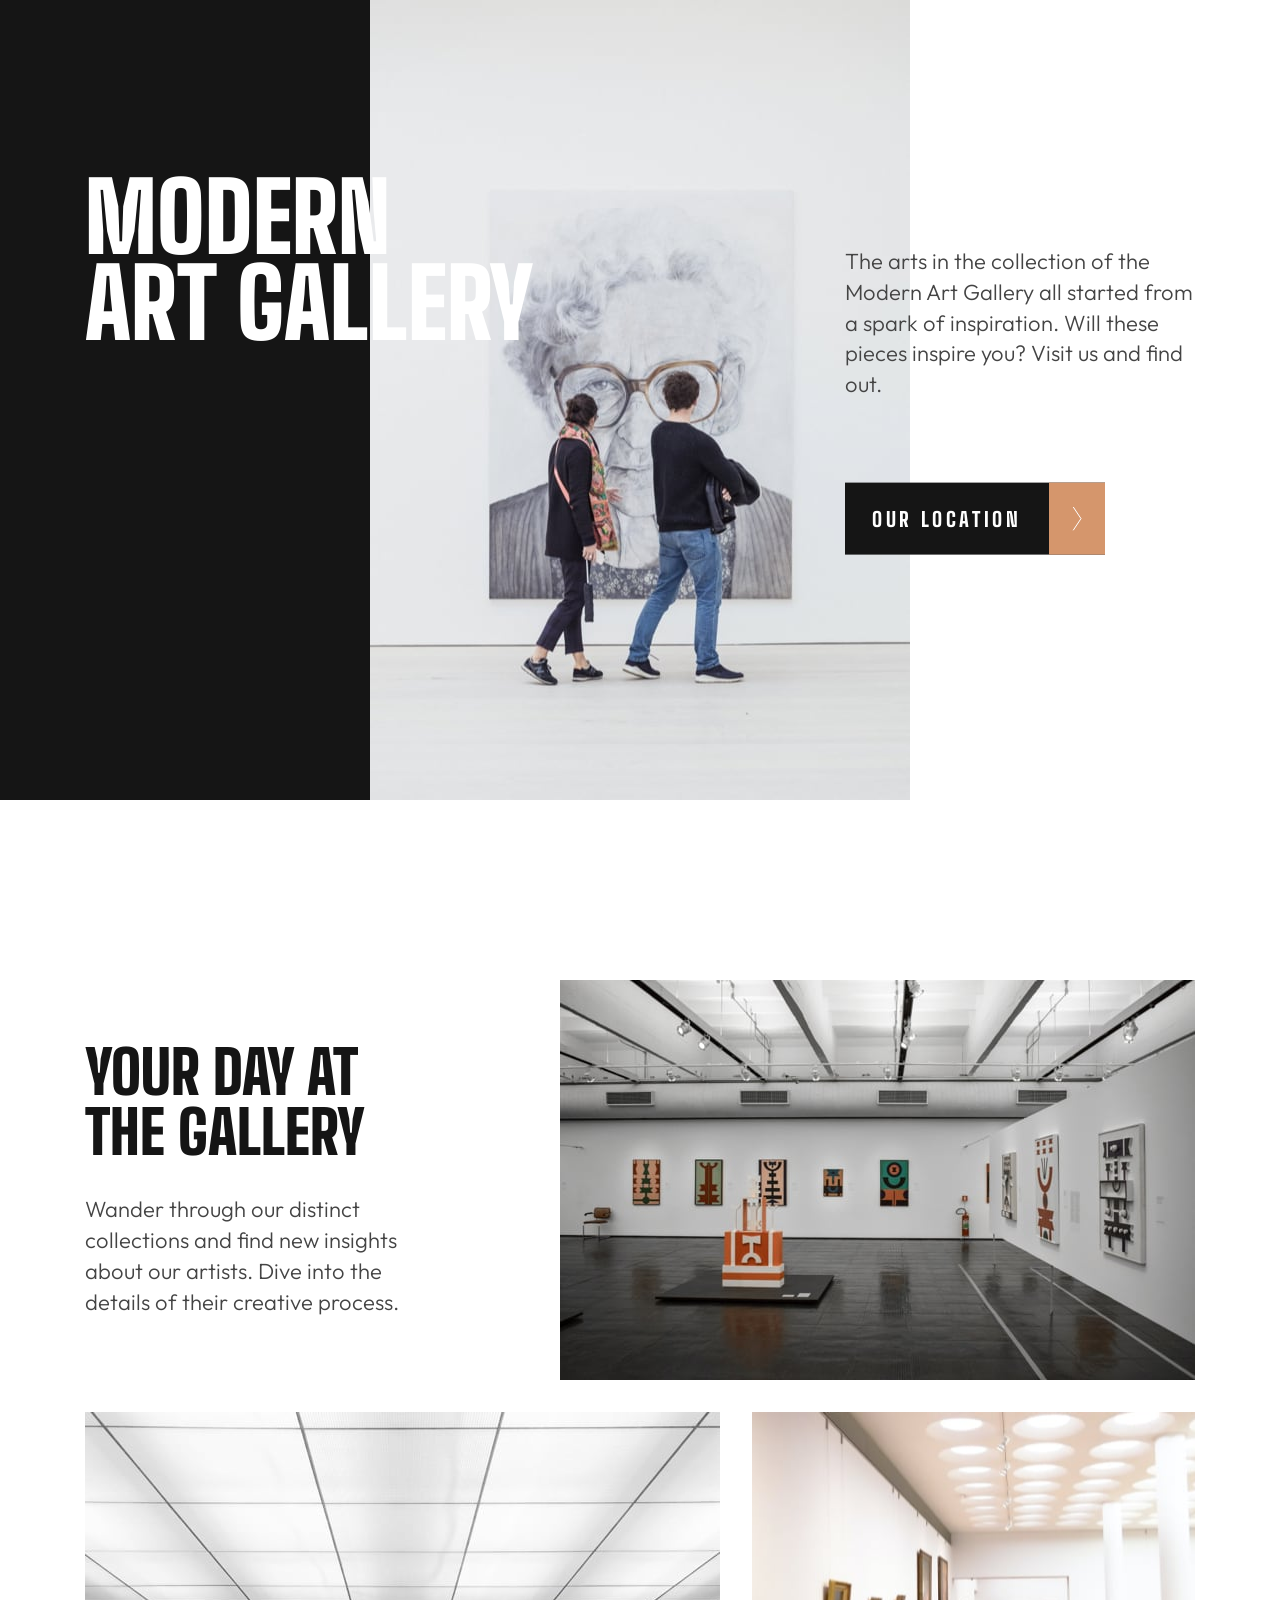
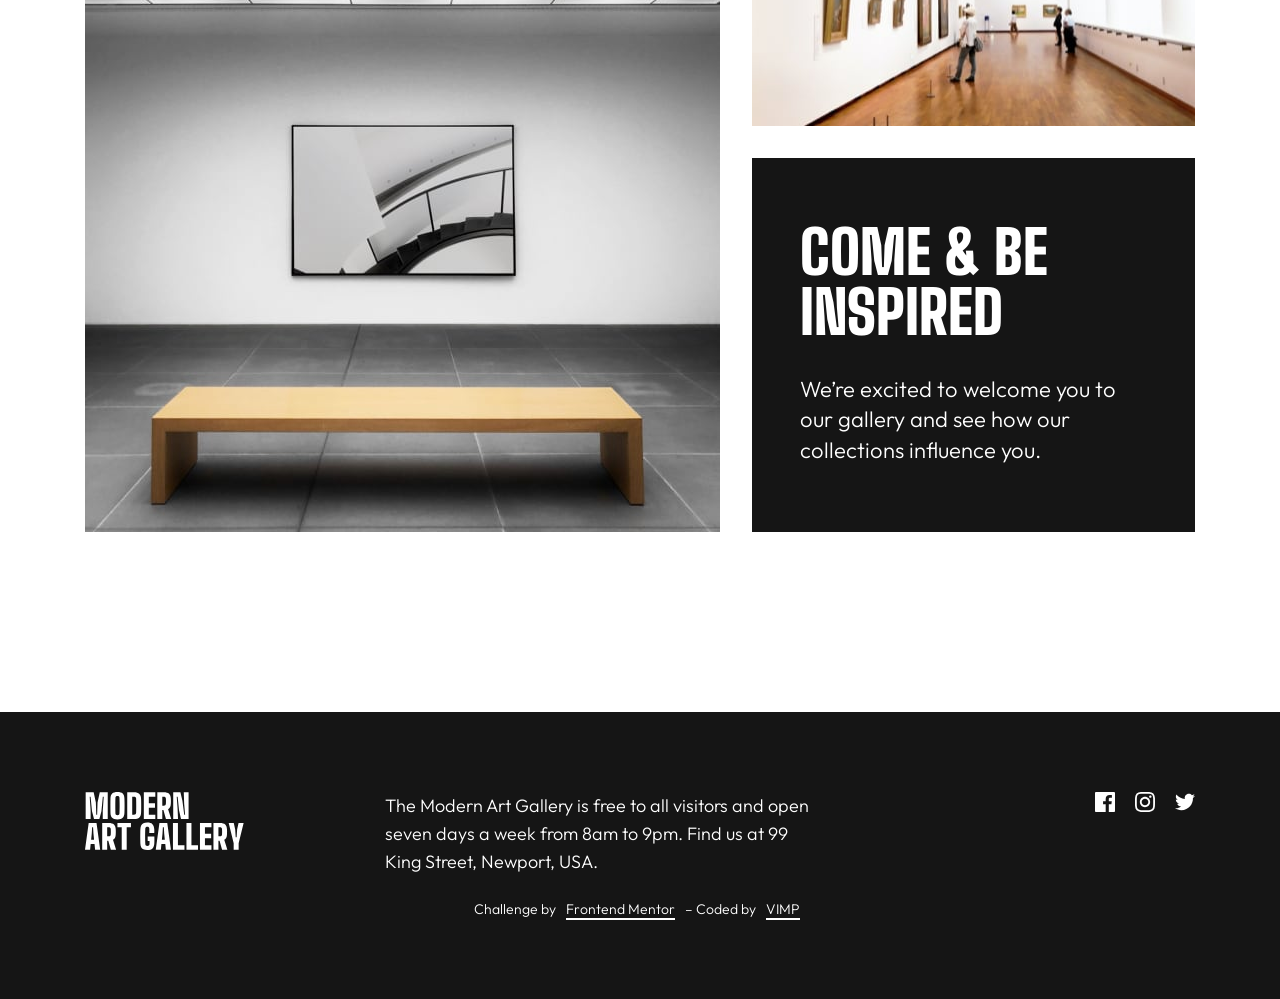
<file: index.html>
<!DOCTYPE html>
<html lang="en">

<head>
  <meta charset="UTF-8">
  <meta name="viewport" content="width=device-width, initial-scale=1.0">

  <title>Art gallery website | VIMP</title>
  <meta name="description"
    content="Responsive art gallery website built with semantic HTML and modern CSS, featuring a mobile-first layout and interactive states.">
  <link rel="canonical" href="https://vimpdev.github.io/fem-junior-htmlcss-05-art-gallery-website/">

  <meta name="theme-color" content="#151515">

  <link rel="preload" href="./assets/fonts/outfit-vf.woff2" as="font" type="font/woff2" crossorigin="anonymous">
  <link rel="preload" href="./assets/fonts/big-shoulders-vf.woff2" as="font" type="font/woff2" crossorigin="anonymous">

  <meta property="og:type" content="website">
  <meta property="og:url" content="https://vimpdev.github.io/fem-junior-htmlcss-05-art-gallery-website/">
  <meta property="og:site_name" content="VIMP">
  <meta property="og:title" content="Art gallery website | VIMP">
  <meta property="og:description"
    content="Responsive art gallery website built with semantic HTML and modern CSS, featuring a mobile-first layout and interactive states.">
  <meta property="og:image"
    content="https://vimpdev.github.io/fem-junior-htmlcss-05-art-gallery-website/docs/index-preview-og.png">
  <meta property="og:image:alt"
    content="Desktop view of a modern art gallery website showing a grid layout with gallery images and an interactive call-to-action section">

  <meta name="twitter:card" content="summary_large_image">
  <meta name="twitter:url" content="https://vimpdev.github.io/fem-junior-htmlcss-05-art-gallery-website/">
  <meta name="twitter:title" content="Art gallery website | VIMP">
  <meta name="twitter:description"
    content="Responsive art gallery website built with semantic HTML and modern CSS, featuring a mobile-first layout and interactive states.">
  <meta name="twitter:image"
    content="https://vimpdev.github.io/fem-junior-htmlcss-05-art-gallery-website/docs/index-preview-og.png">
  <meta name="twitter:image:alt"
    content="Desktop view of a modern art gallery website showing a grid layout with gallery images and an interactive call-to-action section">

  <link rel="icon" type="image/png" sizes="32x32" href="./favicon.png">
  <link rel="stylesheet" href="./styles/main.css">
</head>

<body>

  <main>
    <section class="hero" aria-labelledby="hero-title">
      <picture class="hero__illustration">
        <source media="(min-width: 64rem)"
          srcset="./assets/images/illustrations/hero-desktop.jpg 1x, ./assets/images/illustrations/hero@2x-desktop.jpg 2x">
        <source media="(min-width: 768px)"
          srcset="./assets/images/illustrations/hero-tablet.jpg 1x, ./assets/images/illustrations/hero@2x-tablet.jpg 2x">
        <img src="./assets/images/illustrations/hero-mobile.jpg"
          srcset="./assets/images/illustrations/hero@2x-mobile.jpg 2x" alt="" class="hero__image">
      </picture>

      <div class="hero__inner container">
        <div class="hero__content">
          <h1 id="hero-title" class="hero__title">Modern Art Gallery</h1>
          <p class="hero__description">
            The arts in the collection of the Modern Art Gallery all started
            from a spark of inspiration. Will these pieces inspire you? Visit
            us and find out.
          </p>
          <a href="./pages/location.html" class="button">
            <span class="button__text">Our location</span>
            <span class="button__icon" aria-hidden="true">
              <img src="./assets/images/icons/icon-arrow-right.svg" alt="">
            </span>
          </a>
        </div>
      </div>
    </section>

    <section class="gallery" aria-labelledby="gallery-title">
      <h2 id="gallery-title" class="visually-hidden">Gallery</h2>
      <div class="gallery__inner container">

        <article class="gallery__intro">
          <figure class="gallery__intro-illustration">
            <picture>
              <source media="(min-width: 64rem)"
                srcset="./assets/images/illustrations/grid-1-desktop.jpg 1x, ./assets/images/illustrations/grid-1@2x-desktop.jpg 2x">
              <source media="(min-width: 768px)"
                srcset="./assets/images/illustrations/grid-1-tablet.jpg 1x, ./assets/images/illustrations/grid-1@2x-tablet.jpg 2x">
              <img src="./assets/images/illustrations/grid-1-mobile.jpg"
                srcset="./assets/images/illustrations/grid-1@2x-mobile.jpg"
                alt="Spacious gallery room with artworks displayed on walls and a central exhibit">
            </picture>
          </figure>

          <div class="gallery__intro-content stack">
            <h3 class="gallery__title">Your day <br class="title-break">at the gallery</h3>
            <p class="gallery__description">
              Wander through our distinct collections and find new insights about our artists. Dive into the details of
              their creative process.
            </p>
          </div>
        </article>

        <figure class="gallery__item gallery__item--2">
          <picture>
            <source media="(min-width: 64rem)"
              srcset="./assets/images/illustrations/grid-2-desktop.jpg 1x, ./assets/images/illustrations/grid-2@2x-desktop.jpg 2x">
            <source media="(min-width: 768px)"
              srcset="./assets/images/illustrations/grid-2-tablet.jpg 1x, ./assets/images/illustrations/grid-2@2x-tablet.jpg 2x">
            <img src="./assets/images/illustrations/grid-2-mobile.jpg"
              srcset="./assets/images/illustrations/grid-2@2x-mobile.jpg"
              alt="Minimal gallery space with a bench and a single artwork on the wall">
          </picture>
        </figure>

        <figure class="gallery__item gallery__item--3">
          <picture>
            <source media="(min-width: 64rem)"
              srcset="./assets/images/illustrations/grid-3-desktop.jpg 1x, ./assets/images/illustrations/grid-3@2x-desktop.jpg 2x">
            <source media="(min-width: 768px)"
              srcset="./assets/images/illustrations/grid-3-tablet.jpg 1x, ./assets/images/illustrations/grid-3@2x-tablet.jpg 2x">
            <img src="./assets/images/illustrations/grid-3-mobile.jpg"
              srcset="./assets/images/illustrations/grid-3@2x-mobile.jpg"
              alt="Art gallery hallway with wooden floors, framed artworks, and visitors walking">
          </picture>
        </figure>

        <article class="gallery__card stack">
          <h3 class="gallery__card-title">Come &amp; be inspired</h3>
          <p class="gallery__card-description">
            We’re excited to welcome you to our gallery and see how our collections
            influence you.
          </p>
        </article>

      </div>
    </section>

  </main>

  <footer class="footer">
    <div class="footer__inner container stack">

      <div class="footer__content">
        <img src="./assets/images/logos/logo-light.svg" alt="Modern Art Gallery" class="footer__logo">
        <p class="footer__description">
          The Modern Art Gallery is free to all visitors and open seven days a week
          from 8am to 9pm. Find us at 99 King Street, Newport, USA.
        </p>
        <ul class="social cluster" aria-label="Social media">
          <li class="social__item">
            <a href="https://www.facebook.com" target="_blank" rel="noopener noreferrer" aria-label="Facebook"
              class="social__link">
              <svg class="social__icon" aria-hidden="true">
                <use href="./assets/images/icons/social-sprite.svg#facebook"></use>
              </svg>
            </a>
          </li>
          <li class="social__item">
            <a href="https://www.instagram.com" target="_blank" rel="noopener noreferrer" aria-label="Instagram"
              class="social__link">
              <svg class="social__icon" aria-hidden="true">
                <use href="./assets/images/icons/social-sprite.svg#instagram"></use>
              </svg>
            </a>
          </li>
          <li class="social__item">
            <a href="https://x.com" target="_blank" rel="noopener noreferrer" aria-label="X" class="social__link">
              <svg class="social__icon" aria-hidden="true">
                <use href="./assets/images/icons/social-sprite.svg#twitter"></use>
              </svg>
            </a>
          </li>
        </ul>
      </div>

      <small class="attribution">Challenge by <a href="https://www.frontendmentor.io/challenges" target="_blank"
          rel="noopener noreferrer" class="attribution__link">Frontend Mentor</a> – Coded by <a
          href="https://www.frontendmentor.io/profile/vimpdev" target="_blank" rel="noopener noreferrer"
          class="attribution__link">VIMP</a></small>
    </div>
  </footer>
</body>

</html>
</file>
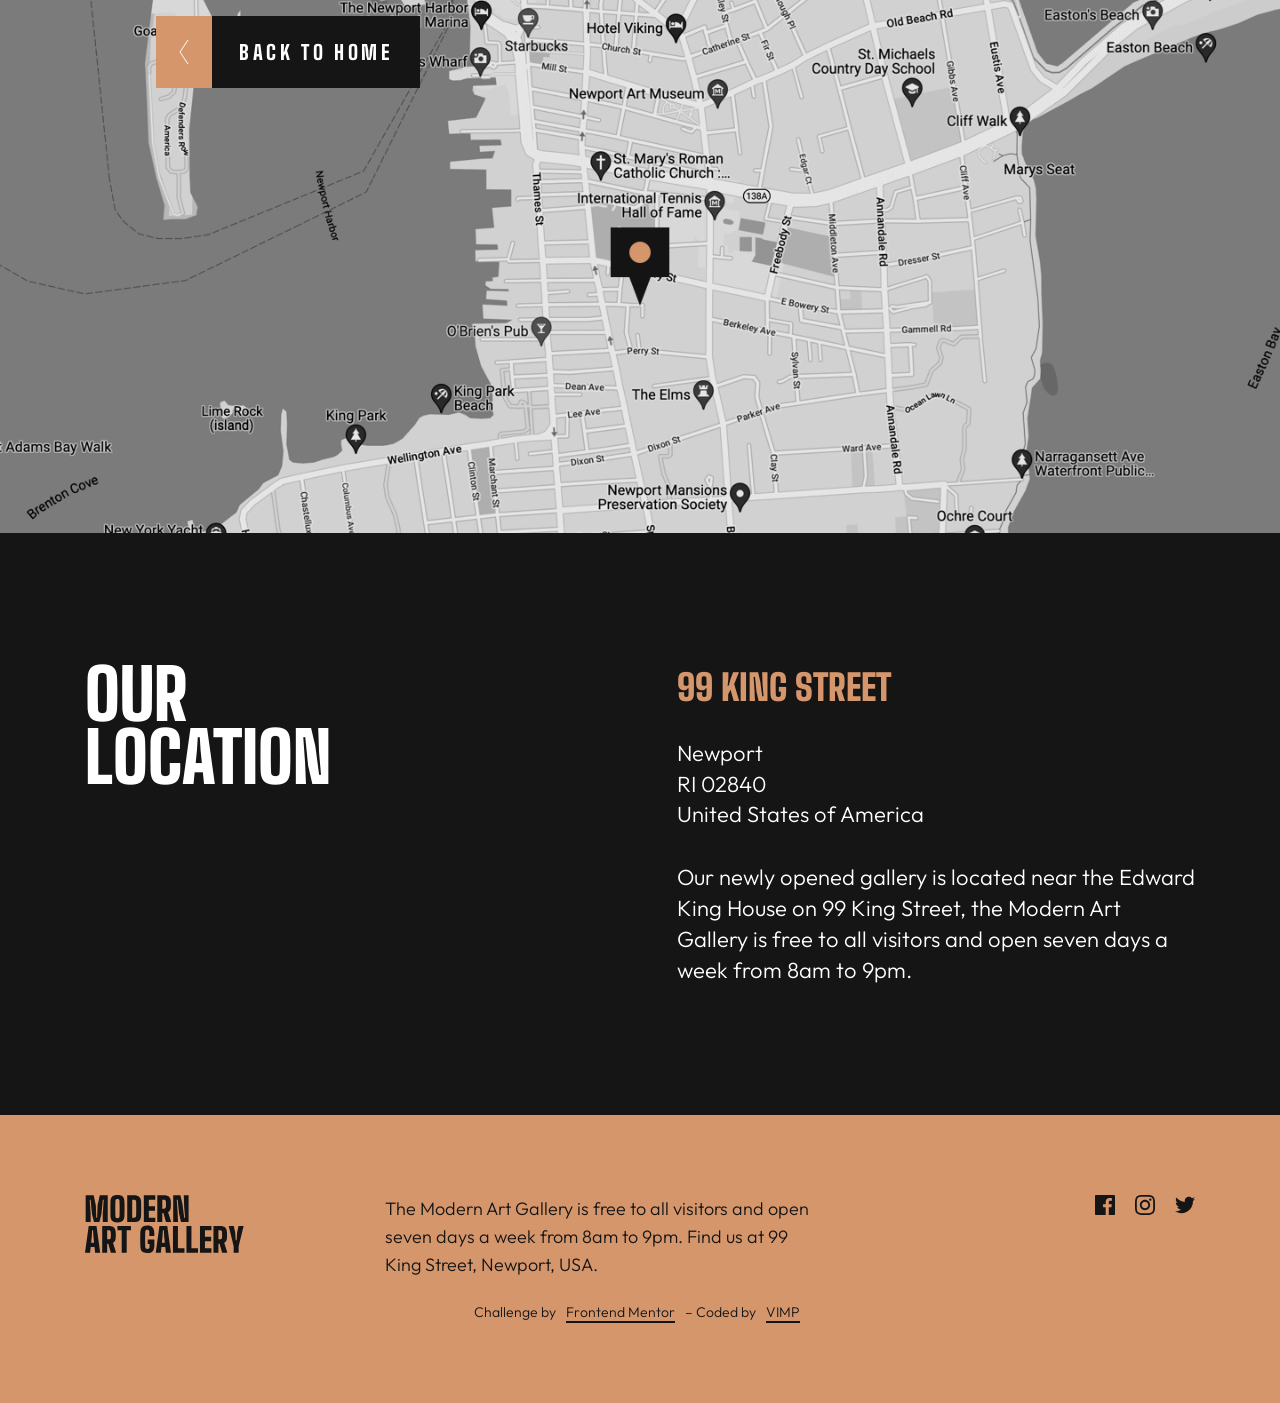
<file: pages/location.html>
<!DOCTYPE html>
<html lang="en">

<head>
  <meta charset="UTF-8">
  <meta name="viewport" content="width=device-width, initial-scale=1.0">

  <title>Modern Art Gallery | Location | VIMP</title>
  <meta name="description"
    content="Find the Modern Art Gallery at 99 King Street, Newport. View our location and plan your visit easily.">
  <link rel="canonical" href="https://vimpdev.github.io/fem-junior-htmlcss-05-art-gallery-website/pages/location.html">

  <meta name="theme-color" content="#151515">

  <link rel="preload" href="./../assets/fonts/outfit-vf.woff2" as="font" type="font/woff2" crossorigin="anonymous">
  <link rel="preload" href="./../assets/fonts/big-shoulders-vf.woff2" as="font" type="font/woff2"
    crossorigin="anonymous">

  <meta property="og:type" content="website">
  <meta property="og:url"
    content="https://vimpdev.github.io/fem-junior-htmlcss-05-art-gallery-website/pages/location.html">
  <meta property="og:site_name" content="VIMP">
  <meta property="og:title" content="Modern Art Gallery | Location | VIMP">
  <meta property="og:description"
    content="Find the Modern Art Gallery at 99 King Street, Newport. View our location and plan your visit easily.">
  <meta property="og:image"
    content="https://vimpdev.github.io/fem-junior-htmlcss-05-art-gallery-website/docs/location-preview-og.png">
  <meta property="og:image:alt"
    content="Map showing the location of the Modern Art Gallery with address details and layout">

  <meta name="twitter:card" content="summary_large_image">
  <meta name="twitter:url"
    content="https://vimpdev.github.io/fem-junior-htmlcss-05-art-gallery-website/pages/location.html">
  <meta name="twitter:title" content="Modern Art Gallery | Location | VIMP">
  <meta name="twitter:description"
    content="Find the Modern Art Gallery at 99 King Street, Newport. View our location and plan your visit easily.">
  <meta name="twitter:image"
    content="https://vimpdev.github.io/fem-junior-htmlcss-05-art-gallery-website/docs/location-preview-og.png">
  <meta name="twitter:image:alt"
    content="Map showing the location of the Modern Art Gallery with address details and layout">

  <link rel="icon" type="image/png" sizes="32x32" href="./../favicon.png">
  <link rel="stylesheet" href="./../styles/main.css">
</head>

<body data-page="location">

  <main>
    <h1 class="visually-hidden">Modern Art Gallery location</h1>

    <section class="map" aria-label="Map showing gallery location">
      <picture class="map__illustration">
        <source media="(min-width: 64rem)"
          srcset="./../assets/images/illustrations/map-desktop.png 1x, ./../assets/images/illustrations/map@2x-desktop.png 2x">
        <source media="(min-width: 48rem)"
          srcset="./../assets/images/illustrations/map-tablet.png 1x, ./../assets/images/illustrations/map@2x-tablet.png 2x">
        <img src="./../assets/images/illustrations/map-mobile.png"
          srcset="./../assets/images/illustrations/map@2x-mobile.png 2x"
          alt="Map showing the location of Modern Art Gallery at 99 King Street, Newport">
      </picture>

      <a href="./../index.html" class="button">
        <span class="button__icon" aria-hidden="true">
          <img src="./../assets/images/icons/icon-arrow-left.svg" alt="">
        </span>
        <span class="button__text">Back to home</span>
      </a>
    </section>

    <section class="location">
      <div class="location__inner container">
        <h2 class="location__title">Our location</h2>

        <div class="location__content stack">
          <p class="location__street">99 King Street</p>
          <address class="location__address-details">
            <p>Newport</p>
            <p>RI 02840</p>
            <p>United States of America</p>
          </address>
          <p class="location__description">
            Our newly opened gallery is located near the Edward King House on 99 King
            Street, the Modern Art Gallery is free to all visitors and open seven days
            a week from 8am to 9pm.
          </p>
        </div>
      </div>
    </section>
  </main>

  <footer class="footer">
    <div class="footer__inner container stack">

      <div class="footer__content">
        <img src="./../assets/images/logos/logo-dark.svg" alt="Modern Art Gallery" class="footer__logo">
        <p class="footer__description">
          The Modern Art Gallery is free to all visitors and open seven days a week
          from 8am to 9pm. Find us at 99 King Street, Newport, USA.
        </p>
        <ul class="social cluster" aria-label="Social media">
          <li class="social__item">
            <a href="https://www.facebook.com" target="_blank" rel="noopener noreferrer" aria-label="Facebook"
              class="social__link">
              <svg class="social__icon" aria-hidden="true">
                <use href="./../assets/images/icons/social-sprite.svg#facebook"></use>
              </svg>
            </a>
          </li>
          <li class="social__item">
            <a href="https://www.instagram.com" target="_blank" rel="noopener noreferrer" aria-label="Instagram"
              class="social__link">
              <svg class="social__icon" aria-hidden="true">
                <use href="./../assets/images/icons/social-sprite.svg#instagram"></use>
              </svg>
            </a>
          </li>
          <li class="social__item">
            <a href="https://x.com" target="_blank" rel="noopener noreferrer" aria-label="X" class="social__link">
              <svg class="social__icon" aria-hidden="true">
                <use href="./../assets/images/icons/social-sprite.svg#twitter"></use>
              </svg>
            </a>
          </li>
        </ul>
      </div>

      <small class="attribution">Challenge by <a href="https://www.frontendmentor.io/challenges" target="_blank"
          rel="noopener noreferrer" class="attribution__link">Frontend Mentor</a> – Coded by <a
          href="https://www.frontendmentor.io/profile/vimpdev" target="_blank" rel="noopener noreferrer"
          class="attribution__link">VIMP</a></small>
    </div>
  </footer>
</body>

</html>
</file>
<file: styles/main.css>
@layer reset, fonts, tokens, base, layout, components, utilities, responsive, states;

@import url('./reset.css') layer(reset);
@import url('./fonts.css') layer(fonts);
@import url('./tokens.css') layer(tokens);

@layer base {
  body {
    font-family: var(--ff-body);
    font-weight: var(--fw-light);
    font-size: var(--fs-200);
    background-color: var(--color-surface-default);
    color: var(--color-text-body);
    line-height: 1.4;
  }
}


@layer layout {
  .container {
    inline-size: clamp(21.4375rem, 91vw, 69.375rem);
    margin-inline: auto;
  }

  /* HERO */
  .hero__inner {
    margin-block-start: var(--space-400);
  }

  .hero__content {
    margin-inline: auto;
    display: grid;
    grid-template-columns: 1fr;
    justify-items: start;
    gap: var(--space-400);
  }

  /* GALLERY */
  .gallery {
    padding-block: calc(var(--space-1000) + var(--space-250));
  }

  .gallery__inner {
    display: grid;
    grid-template-columns: 1fr;
    gap: var(--space-200);
  }

  .gallery__intro {
    display: flex;
    flex-direction: column;
    gap: var(--space-300);
    align-items: center;
  }

  .gallery__intro-content {
    --stack-space: var(--space-300);
  }

  /* FOOTER */
  .footer {
    padding-block: var(--space-600);
    background-color: var(--color-surface-primary);
    color: var(--color-text-inverse);
  }

  .footer__inner {
    --stack-space: var(--space-300);
  }

  .footer__content {
    padding-inline: var(--space-300);
    display: grid;
    grid-template-columns: 1fr;
    gap: var(--space-500);
  }

  /* LOCATION */
  .location {
    padding-block: var(--space-1000);
    background-color: var(--color-surface-primary);
    color: var(--color-text-inverse);
  }

  .location__inner {
    display: grid;
    grid-template-columns: 1fr;
    gap: var(--space-600);
  }

  .location__content {
    --stack-space: var(--space-250);
  }

  [data-page="location"] .footer {
    --color-text-body: var(--color-grey-900);
    background-color: var(--color-accent);
    color: var(--color-text-body);
  }

  .map {
    position: relative;
    background-color: var(--color-surface-primary);
  }

  .map__illustration {
    max-inline-size: 90rem;
    margin-inline: auto;

    img {
      inline-size: 100%;
      block-size: 100%;
      max-block-size: 37.5rem;
      object-fit: cover;

    }
  }

  .map .button {
    position: absolute;
    top: var(--space-125);
    left: var(--space-125);
  }
}

@layer components {

  /* CARD */
  .gallery__card {
    --stack-space: var(--space-300);
    padding: var(--space-600) var(--space-300);
    background-color: var(--color-surface-primary);
    color: var(--color-text-inverse);
  }

  /* BUTTON */
  .button {
    display: inline-flex;
    background-color: var(--color-surface-primary);
    transition: background-color var(--transition-fast);

    >* {
      padding-block: 1.1em;
    }
  }

  .button__text {
    padding-inline: 1.35em;
    font-family: var(--ff-heading);
    font-size: var(--fs-400);
    font-weight: var(--fw-extra-bold);
    text-transform: uppercase;
    letter-spacing: 0.2275rem;
    color: var(--color-text-inverse);
  }

  .button__icon {
    inline-size: 3.5rem;
    display: grid;
    place-items: center;
    background-color: var(--color-accent);
    transition: background-color var(--transition-fast);
  }

  /* ILLUSTRATION */
  .hero__illustration {
    margin-inline: auto;
    inline-size: max-content;
  }

  .gallery__item picture {
    block-size: 100%;

    img {
      inline-size: 100%;
      block-size: 100%;
      object-fit: cover;
    }
  }

  .footer__logo {
    inline-size: 6.875rem;
  }

  /* SOCIAL MEDIA */
  .social {
    inline-size: 6.25rem;
    justify-content: space-between;
  }

  .social__link {
    display: grid;
    place-items: center;
    transition: color var(--transition-fast);
  }

  .social__icon {
    block-size: 1.25rem;
    aspect-ratio: 1;
  }

  /* TYPOGRAPHY */
  .hero__title {
    font-family: var(--ff-heading);
    font-size: var(--fs-1000);
    font-weight: var(--fw-black);
    text-transform: uppercase;
    text-wrap: balance;
    color: var(--color-text-heading);
    line-height: .9;
  }

  .hero__description {
    font-size: var(--fs-300);
  }

  .gallery__title,
  .gallery__card-title {
    font-family: var(--ff-heading);
    font-size: var(--fs-800);
    font-weight: var(--fw-black);
    text-transform: uppercase;
    line-height: 0.9;
    text-wrap: balance;
  }

  .gallery__title {
    color: var(--color-text-heading);
  }

  .gallery__card-title {
    text-wrap: pretty;
  }

  .gallery__description,
  .gallery__card-description,
  .footer__description {
    font-size: var(--fs-300);
  }

  .attribution {
    font-size: var(--fs-100);
    text-align: center;
  }

  .attribution__link {
    position: relative;
    margin-inline: .5em;
    transition: color var(--transition-fast);

    &::after {
      content: '';
      position: absolute;
      right: 0;
      bottom: -0.125rem;
      inline-size: 100%;
      block-size: 0.125rem;
      background-color: currentColor;
      transition: inline-size var(--transition-fast);
    }
  }

  .location__title,
  .location__street {
    font-family: var(--ff-heading);
    font-weight: var(--fw-black);
    text-transform: uppercase;
  }

  .location__title {
    font-size: var(--fs-900);
    line-height: 0.9;
  }

  .location__street {
    font-size: var(--fs-700);
    color: var(--color-accent);
  }

  .location__content {
    font-size: var(--fs-300);
  }

  .location__address-details {
    font-style: normal;
  }
}


@layer utilities {
  .stack {
    display: flex;
    flex-direction: column;
    gap: var(--stack-space, 1rem);
  }

  .cluster {
    display: flex;
    align-items: center;
    gap: var(--cluster-space, 1rem);
  }

  .visually-hidden {
    position: absolute;
    inline-size: 1px;
    block-size: 1px;
    padding: 0;
    margin: -1px;
    overflow: hidden;
    clip: rect(0 0 0 0);
    white-space: nowrap;
    border: 0;
  }
}


@layer responsive {
  @media (width >=48rem) {

    .hero {
      position: relative;
    }

    .hero__inner {
      position: absolute;
      top: 50%;
      left: 50%;
      margin-block-start: unset;
      transform: translate(-50%, -50%);
    }

    .hero__content {
      max-inline-size: 21.1875rem;
      margin-inline: unset;
      margin-left: auto;
      gap: var(--space-600);
    }

    .hero__illustration {
      margin-inline: unset;
    }

    .hero__title {
      font-size: var(--fs-1100);
    }

    .gallery {
      padding-block: calc(var(--space-500) * 3);
    }

    .gallery__inner {
      grid-template-columns: auto 1fr;
    }

    .gallery__intro {
      grid-column: span 2;
      flex-direction: row-reverse;
      justify-content: space-between;
    }

    .gallery__intro-content {
      max-inline-size: 22ch;
    }

    .gallery__item--2 {
      grid-row: span 2;
    }

    .gallery__card {
      padding: var(--space-1000) var(--space-400);
    }

    .footer__content {
      padding-inline: unset;
      grid-template-columns: auto 1fr auto;
      gap: var(--space-800);
    }

    .footer__description {
      max-inline-size: 25ch;
      line-height: 1.55;
    }

    .social {
      align-self: start;
    }

    /* LOCATION PAGE */
    .map .button {
      top: var(--space-200);
      left: var(--space-500);
    }

    .location__inner {
      grid-template-columns: auto 1fr;
      gap: var(--space-0);
    }

    .location__content {
      max-inline-size: 34ch;
      justify-self: end;
    }

    .location__title {
      max-inline-size: 10ch;
    }
  }


  @media (width >=64rem) {

    .hero__content {
      max-inline-size: none;
      margin-left: unset;
      grid-template-columns: auto 21.875rem;
      gap: var(--space-800);
    }

    .button {
      grid-column: 2/-1;
    }

    .hero__illustration {
      margin-inline: auto;
      position: relative;

      &::before {
        content: '';
        position: absolute;
        inset: 0;
        background-color: var(--color-surface-primary);
        transform: translateX(-100%);
        pointer-events: none;
      }
    }

    .hero__title {
      font-size: var(--fs-1200);
      transform: translateY(calc(-1 * (var(--space-400) + var(--space-500))));
      color: var(--color-text-inverse);
      mix-blend-mode: difference;
    }

    .hero__description {
      font-size: var(--fs-500);
    }

    .title-break {
      display: none;
    }

    .gallery {
      padding-block: calc((var(--space-500) * 4) + var(--space-250));
    }

    .gallery__inner {
      gap: var(--space-400);
    }

    .gallery__title,
    .gallery__card-title {
      font-size: var(--fs-1000);
      line-height: 1;
    }

    .gallery__description,
    .gallery__card-description {
      font-size: var(--fs-500);
    }

    .gallery__intro-illustration {
      max-inline-size: 39.6875rem;
    }

    .gallery__intro-content {
      --stack-space: var(--space-400);
      max-inline-size: 30ch;
    }

    .gallery__card {
      --stack-space: var(--space-400);
      padding: var(--space-800) var(--space-600);
    }

    .footer {
      padding-block: var(--space-1000);
    }

    .footer__content {
      gap: calc(var(--space-800) * 2 + var(--space-150));
    }

    .footer__logo {
      inline-size: 10rem;
    }

    .footer__description {
      max-inline-size: 36ch;
    }

    /* LOCATION PAGE */
    .map .button {
      left: calc(var(--space-600) * 3 + var(--space-150));
    }

    .location {
      padding-block: calc(var(--space-400) * 4 + var(--space-025));
    }

    .location__content {
      --stack-space: var(--space-300);
      max-inline-size: 37ch;
      font-size: var(--fs-500);
    }

    .location__title {
      font-size: var(--fs-1100);
    }

    .location__description {
      margin-block-start: var(--space-100);
    }
  }
}

@layer states {

  :focus-visible {
    outline-color: var(--color-accent);
  }

  [data-page="location"] .social__link:focus-visible,
  [data-page="location"] .attribution__link:focus-visible {
    outline-color: var(--color-surface-primary);
  }

  @media (hover:hover) {

    .button:hover {
      background-color: var(--color-accent);
    }

    .button:hover .button__icon {
      background-color: var(--color-surface-primary);
    }

    .social__link:hover,
    .attribution__link:hover {
      color: var(--color-accent);
    }

    /* LOCATION PAGE */
    [data-page="location"] .social__link:hover,
    [data-page="location"] .attribution__link:hover {
      color: var(--color-text-inverse);
    }
  }


  .attribution__link:is(:hover, :focus-visible)::after {
    inline-size: 0;
  }
}
</file>
